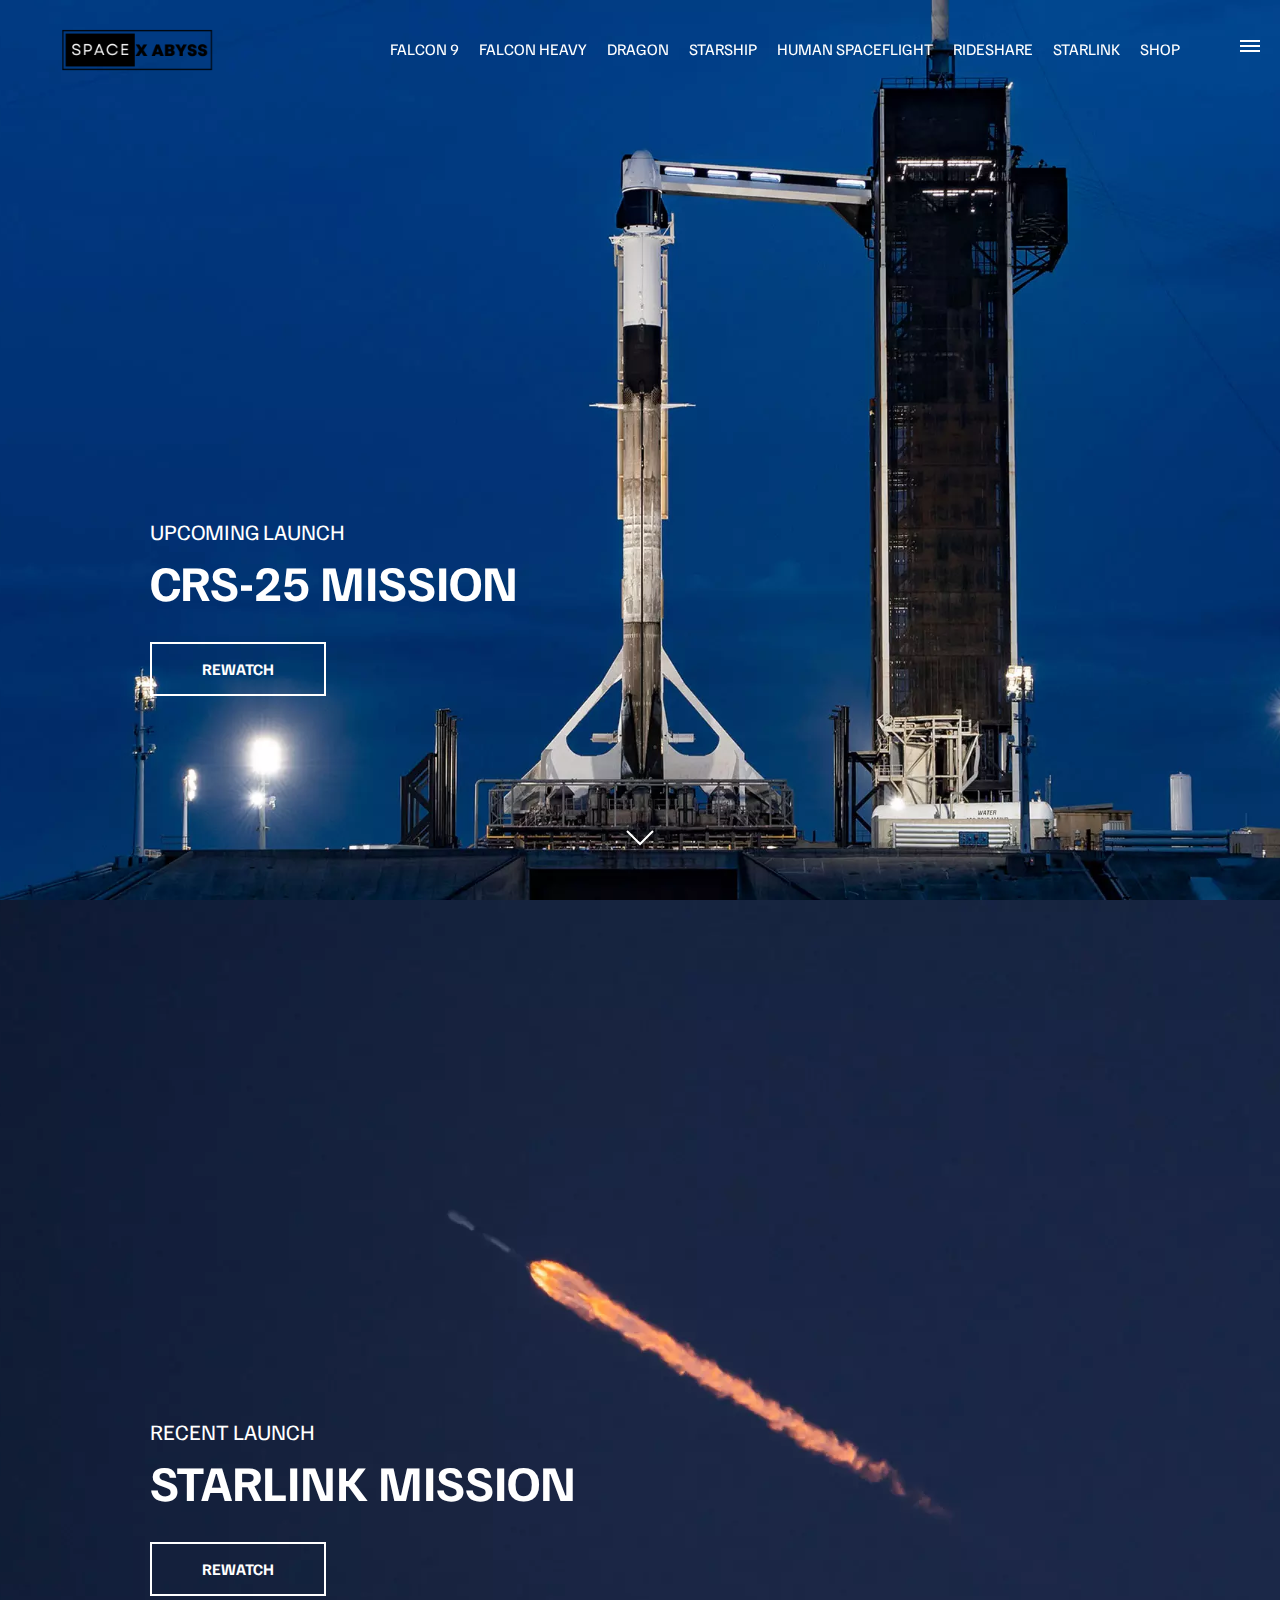
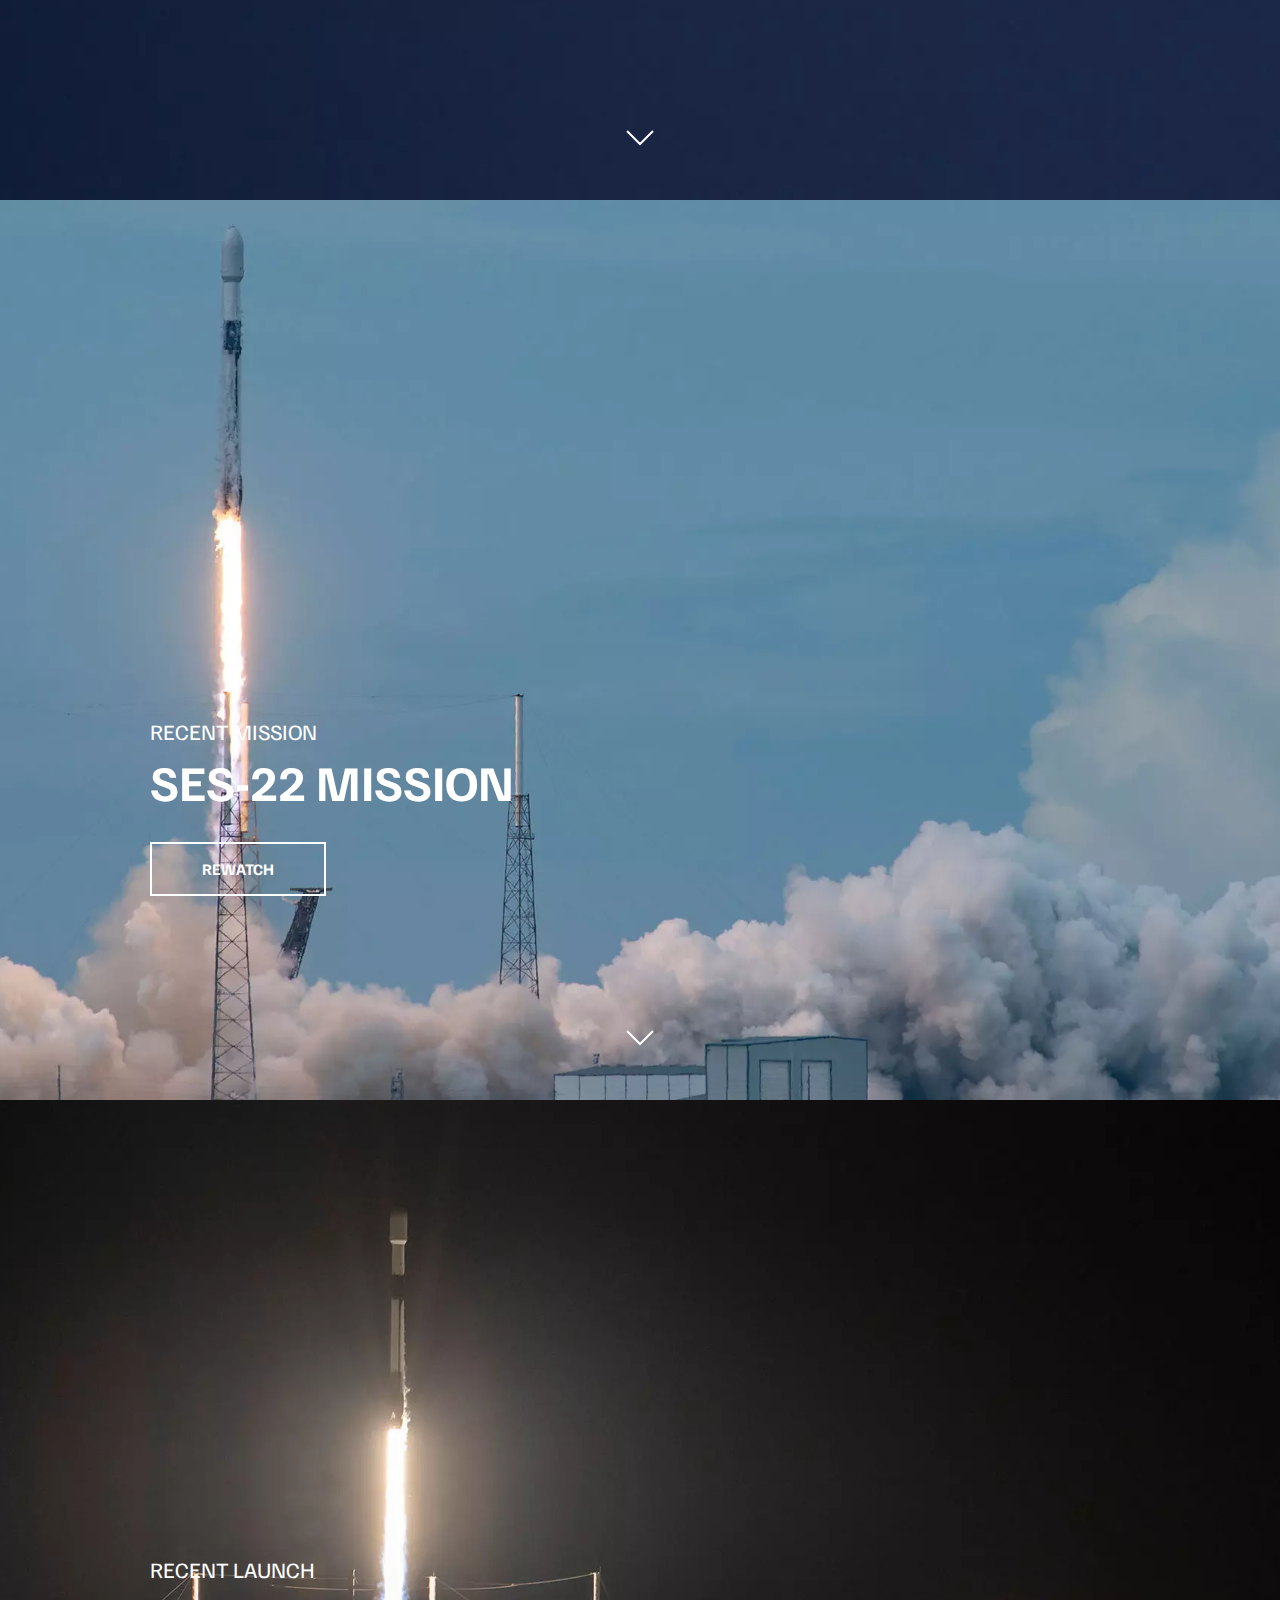
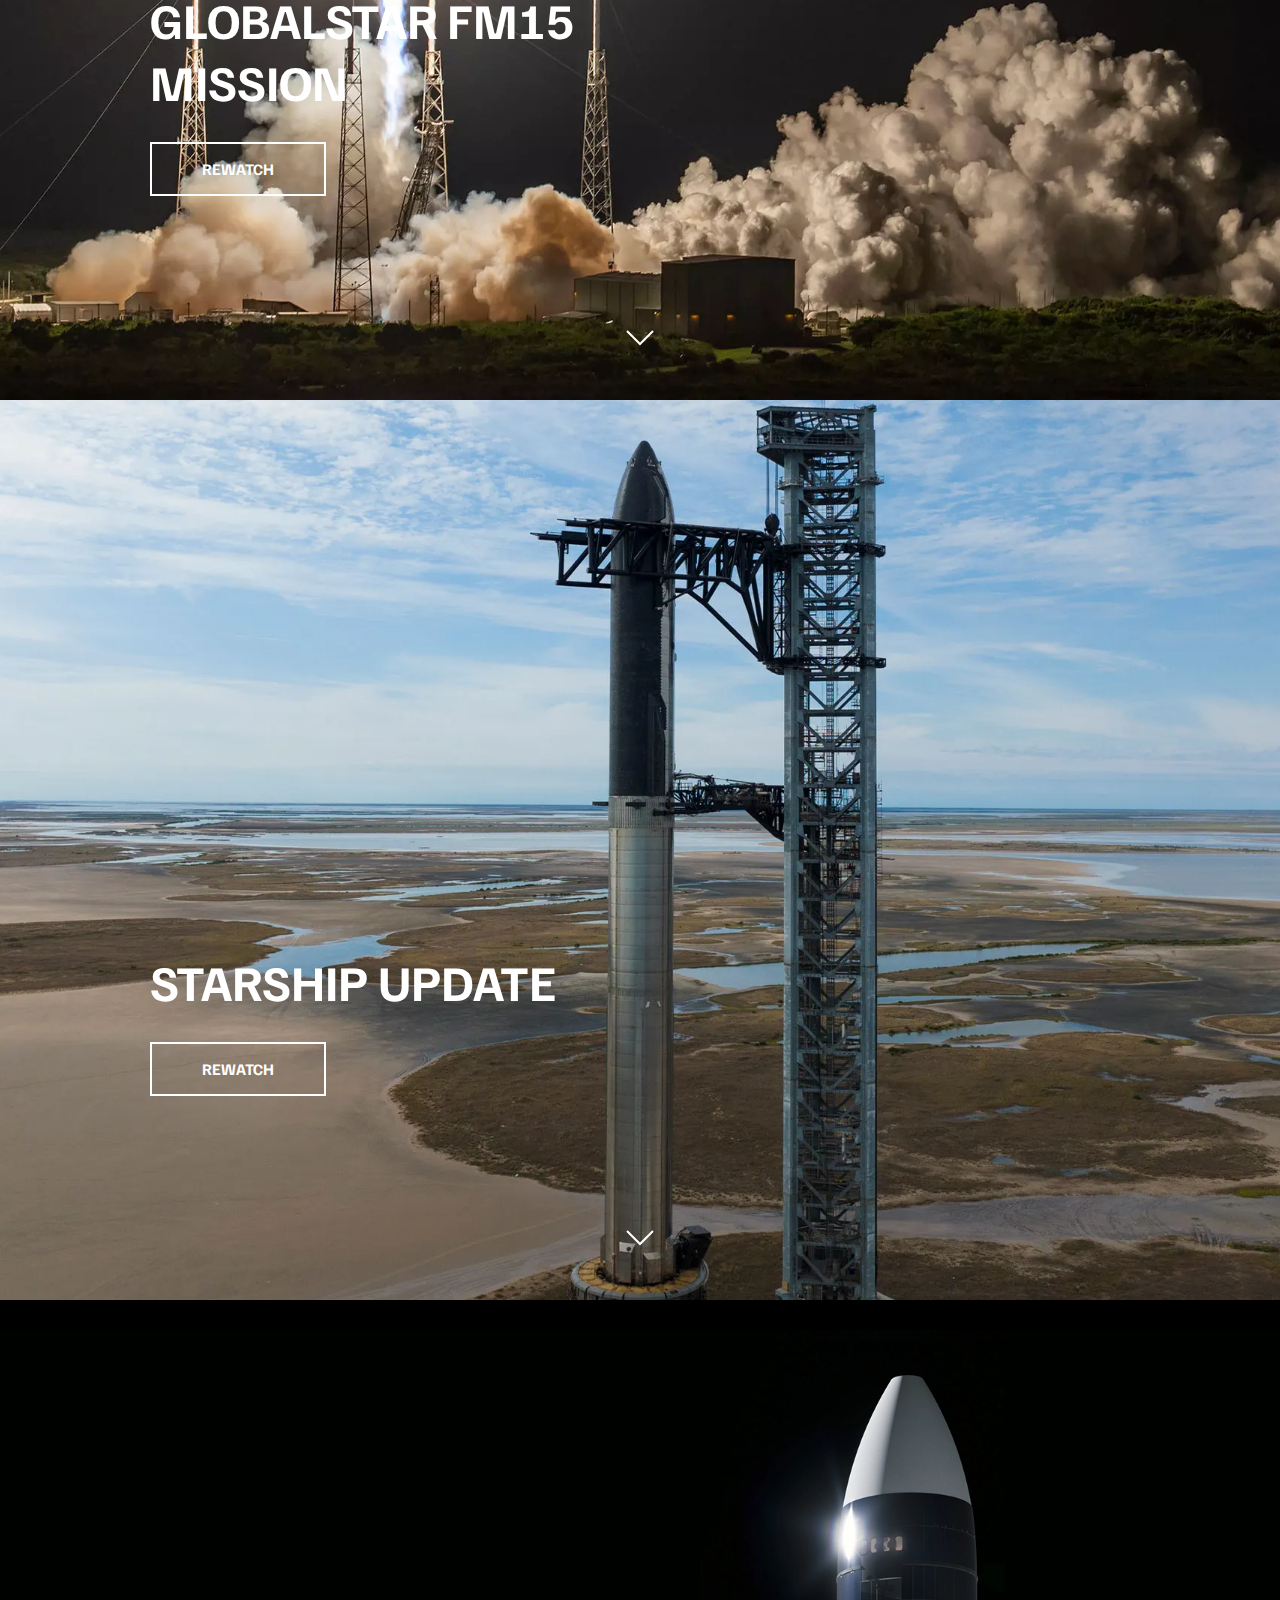
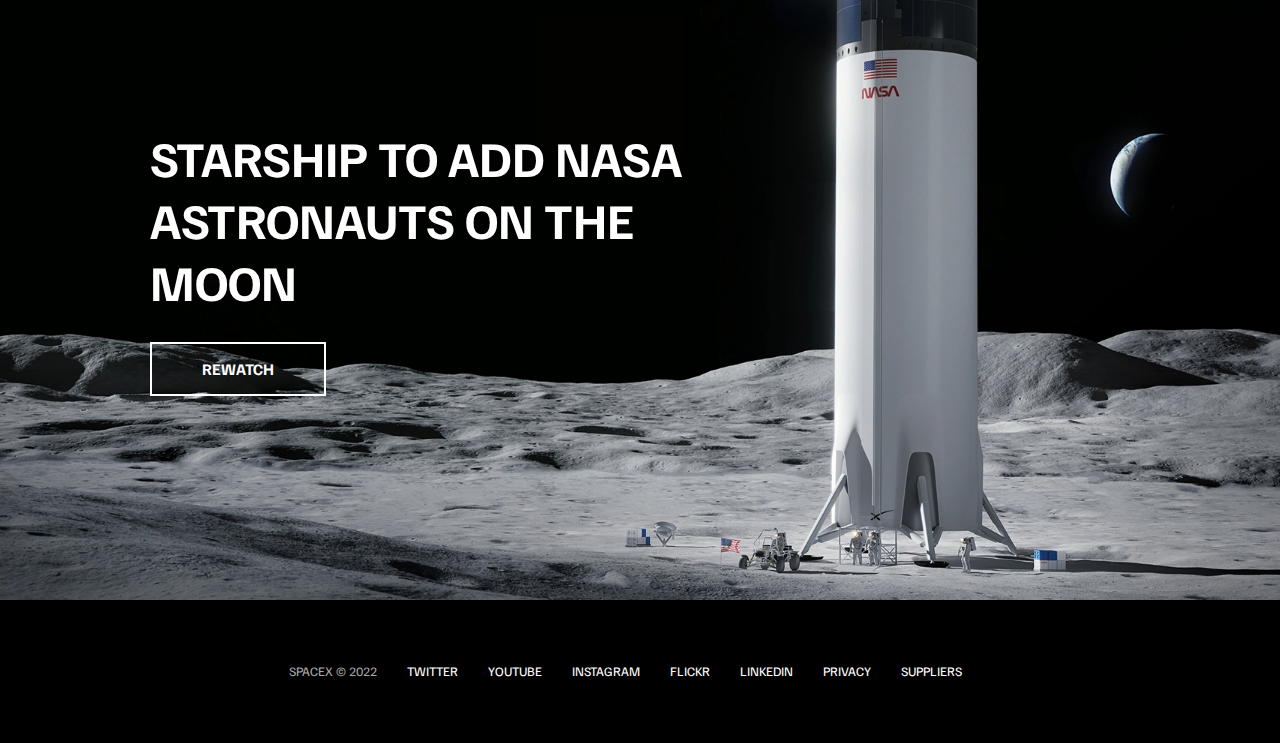
<file: index.html>
<!DOCTYPE html>
<html lang="en">
  <head>
    <meta charset="UTF-8" />
    <meta http-equiv="X-UA-Compatible" content="IE=edge" />
    <meta name="viewport" content="width=device-width, initial-scale=1.0" />
    <link rel="stylesheet" href="css/style.css" />
    <script src="js/script.js" defer></script>
    <title>SpaceX</title>
  </head>
  <body>
    <div id="overlay"></div>
    <div id="mobile-menu" class="mobile-main-menu">
      <ul>
        <li><a href="#">Mission</a></li>
        <li><a href="#">Launches</a></li>
        <li><a href="#">Careers</a></li>
        <li><a href="#">Updates</a></li>
        <li><a href="#">Shop</a></li>

        <li class="mobile-only"><a href="falcon9.html">Falcon 9</a></li>
        <li class="mobile-only">
          <a href="falcon-heavy.html">Falcon Heavy</a>
        </li>
        <li class="mobile-only"><a href="dragon.html">Dragon</a></li>
        <li class="mobile-only"><a href="#">Starship</a></li>
        <li class="mobile-only"><a href="#">Human Spaceflight</a></li>
        <li class="mobile-only"><a href="#">Rideshare</a></li>
        <li class="mobile-only"><a href="#">Starlink</a></li>
      </ul>
    </div>
    <header class="main-header">
      <div class="logo">
        <a href="index.html">
          <img src="img/logo2.png" alt="SpaceX" />
        </a>
      </div>
      <nav class="desktop-main-menu">
        <ul>
          <li><a href="falcon9.html">Falcon 9</a></li>
          <li><a href="falcon-heavy.html">Falcon Heavy</a></li>
          <li><a href="dragon.html">Dragon</a></li>
          <li><a href="#">Starship</a></li>
          <li><a href="#">Human Spaceflight</a></li>
          <li><a href="#">Rideshare</a></li>
          <li><a href="#">Starlink</a></li>
          <li><a href="#">Shop</a></li>
        </ul>
      </nav>
    </header>

    <!-- Hamburger Menu -->
    <button id="menu-btn" class="hamburger" type="button">
      <span class="hamburger-top"></span>
      <span class="hamburger-middle"></span>
      <span class="hamburger-bottom"></span>
    </button>

    <!-- Section A -->
    <section class="section-a">
      <div class="section-inner">
        <h4>Upcoming Launch</h4>
        <h2>CRS-25 Mission</h2>
        <a href="#" class="btn">
          <div class="hover"></div>
          <span>Rewatch</span>
        </a>
      </div>

      <div class="scroll-arrow">
        <svg width="30px" height="20px">
          <path
            stroke="#ffffff"
            fill="none"
            stroke-width="2px"
            d="M2.000,5.000 L15.000,18.000 L28.000,5.000 "
          ></path>
        </svg>
      </div>
    </section>

    <!-- Section B -->
    <section class="section-b">
      <div class="section-inner">
        <h4>Recent Launch</h4>
        <h2>Starlink Mission</h2>
        <a href="#" class="btn">
          <div class="hover"></div>
          <span>Rewatch</span>
        </a>
      </div>

      <div class="scroll-arrow">
        <svg width="30px" height="20px">
          <path
            stroke="#ffffff"
            fill="none"
            stroke-width="2px"
            d="M2.000,5.000 L15.000,18.000 L28.000,5.000 "
          ></path>
        </svg>
      </div>
    </section>

    <!-- Section C -->
    <section class="section-c">
      <div class="section-inner">
        <h4>Recent Mission</h4>
        <h2>SES-22 Mission</h2>
        <a href="#" class="btn">
          <div class="hover"></div>
          <span>Rewatch</span>
        </a>
      </div>

      <div class="scroll-arrow">
        <svg width="30px" height="20px">
          <path
            stroke="#ffffff"
            fill="none"
            stroke-width="2px"
            d="M2.000,5.000 L15.000,18.000 L28.000,5.000 "
          ></path>
        </svg>
      </div>
    </section>

    <!-- Section D -->
    <section class="section-d">
      <div class="section-inner">
        <h4>Recent Launch</h4>
        <h2>Globalstar FM15 Mission</h2>
        <a href="#" class="btn">
          <div class="hover"></div>
          <span>Rewatch</span>
        </a>
      </div>

      <div class="scroll-arrow">
        <svg width="30px" height="20px">
          <path
            stroke="#ffffff"
            fill="none"
            stroke-width="2px"
            d="M2.000,5.000 L15.000,18.000 L28.000,5.000 "
          ></path>
        </svg>
      </div>
    </section>

    <!-- Section E -->
    <section class="section-e">
      <div class="section-inner">
        <h2>Starship Update</h2>
        <a href="#" class="btn">
          <div class="hover"></div>
          <span>Rewatch</span>
        </a>
      </div>

      <div class="scroll-arrow">
        <svg width="30px" height="20px">
          <path
            stroke="#ffffff"
            fill="none"
            stroke-width="2px"
            d="M2.000,5.000 L15.000,18.000 L28.000,5.000 "
          ></path>
        </svg>
      </div>
    </section>

    <!-- Section F -->
    <section class="section-f">
      <div class="section-inner">
        <h2>Starship to add NASA astronauts on the moon</h2>
        <a href="#" class="btn">
          <div class="hover"></div>
          <span>Rewatch</span>
        </a>
      </div>
    </section>

    <footer>
      <ul>
        <li>SpaceX &copy; 2022</li>
        <li><a href="#">Twitter</a></li>
        <li><a href="#">YouTube</a></li>
        <li><a href="#">Instagram</a></li>
        <li><a href="#">Flickr</a></li>
        <li><a href="#">LinkedIn</a></li>
        <li><a href="#">Privacy</a></li>
        <li><a href="#">Suppliers</a></li>
      </ul>
    </footer>
  </body>
</html>
</file>
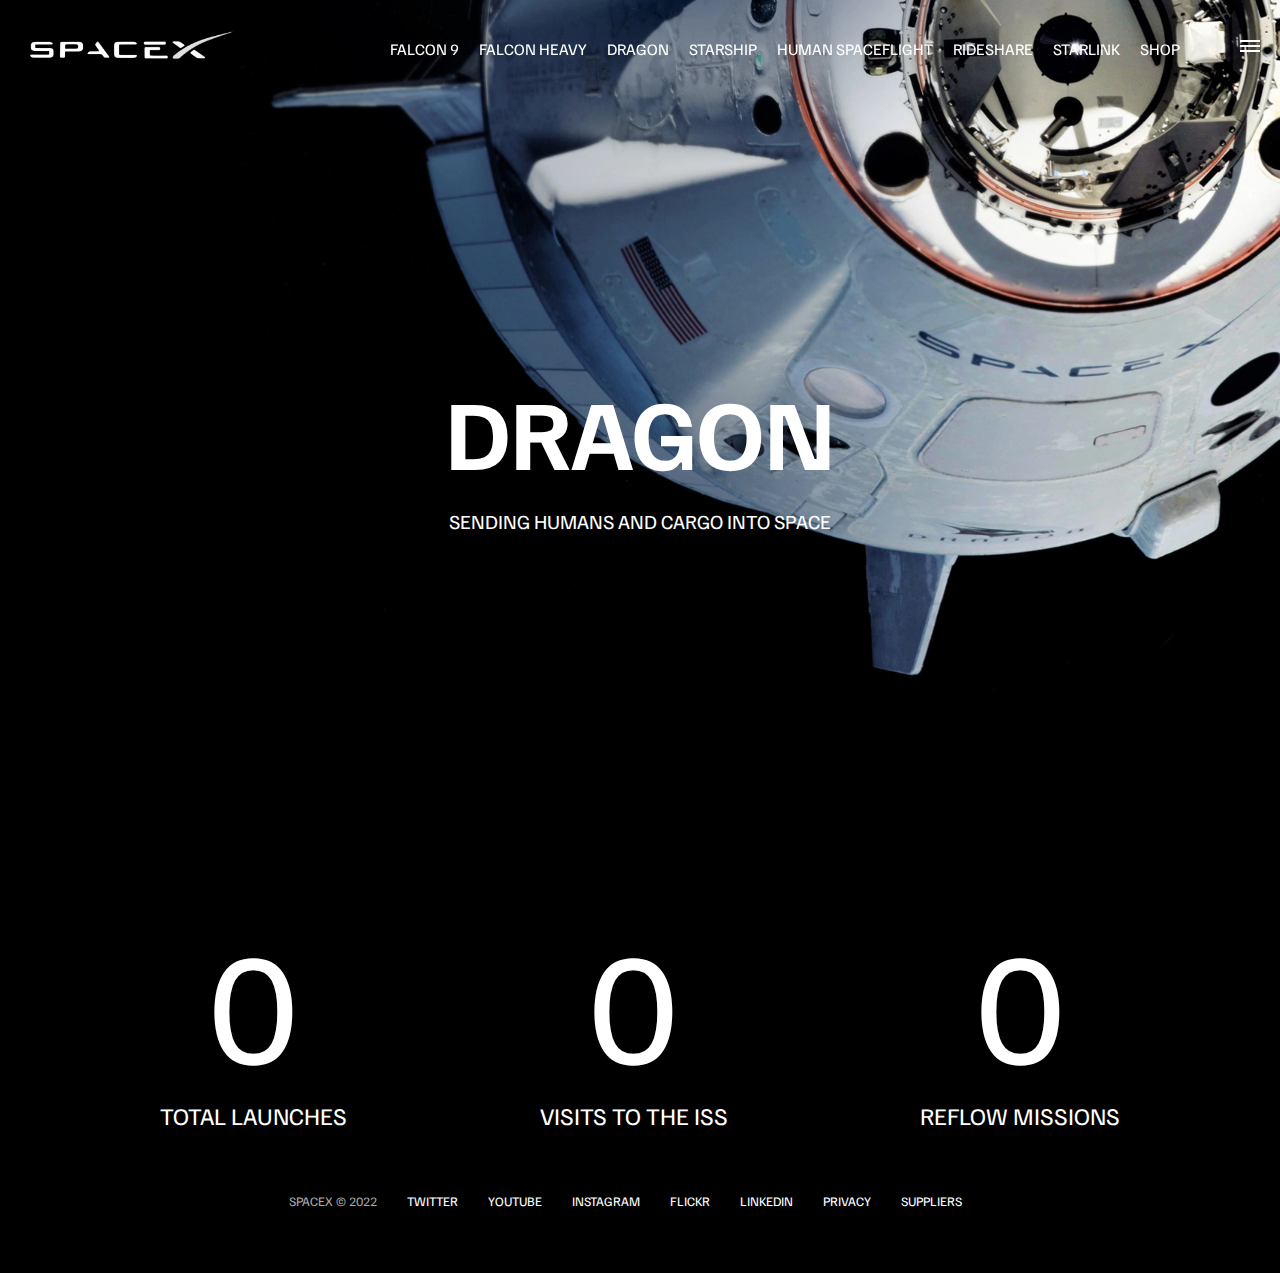
<file: dragon.html>
<!DOCTYPE html>
<html lang="en">
  <head>
    <meta charset="UTF-8" />
    <meta http-equiv="X-UA-Compatible" content="IE=edge" />
    <meta name="viewport" content="width=device-width, initial-scale=1.0" />
    <link rel="stylesheet" href="css/style.css" />
    <script src="js/script.js" defer></script>
    <title>SpaceX - Dragon</title>
  </head>
  <body>
    <div id="overlay"></div>
    <div id="mobile-menu" class="mobile-main-menu">
      <ul>
        <li><a href="#">Mission</a></li>
        <li><a href="#">Launches</a></li>
        <li><a href="#">Careers</a></li>
        <li><a href="#">Updates</a></li>
        <li><a href="#">Shop</a></li>

        <li class="mobile-only"><a href="falcon9.html">Falcon 9</a></li>
        <li class="mobile-only">
          <a href="falcon-heavy.html">Falcon Heavy</a>
        </li>
        <li class="mobile-only"><a href="dragon.html">Dragon</a></li>
        <li class="mobile-only"><a href="#">Starship</a></li>
        <li class="mobile-only"><a href="#">Human Spaceflight</a></li>
        <li class="mobile-only"><a href="#">Rideshare</a></li>
        <li class="mobile-only"><a href="#">Starlink</a></li>
      </ul>
    </div>
    <header class="main-header">
      <div class="logo">
        <a href="index.html">
          <img src="img/logo.png" alt="SpaceX" />
        </a>
      </div>
      <nav class="desktop-main-menu">
        <ul>
          <li><a href="falcon9.html">Falcon 9</a></li>
          <li><a href="falcon-heavy.html">Falcon Heavy</a></li>
          <li><a href="dragon.html">Dragon</a></li>
          <li><a href="#">Starship</a></li>
          <li><a href="#">Human Spaceflight</a></li>
          <li><a href="#">Rideshare</a></li>
          <li><a href="#">Starlink</a></li>
          <li><a href="#">Shop</a></li>
        </ul>
      </nav>
    </header>

    <!-- Hamburger Menu -->
    <button id="menu-btn" class="hamburger" type="button">
      <span class="hamburger-top"></span>
      <span class="hamburger-middle"></span>
      <span class="hamburger-bottom"></span>
    </button>

    <section class="section-animate bg-dragon"></section>
    <div class="section-inner-center">
      <h3>Dragon</h3>
      <p>Sending humans and cargo into space</p>
    </div>

    <div class="stats">
      <div>
        <span class="counter" data-target="34">0</span>
        <h4>Total Launches</h4>
      </div>
      <div>
        <span class="counter" data-target="31">0</span>
        <h4>Visits to the ISS</h4>
      </div>
      <div>
        <span class="counter" data-target="13">0</span>
        <h4>Reflow Missions</h4>
      </div>
    </div>

    <footer>
      <ul>
        <li>SpaceX &copy; 2022</li>
        <li><a href="#">Twitter</a></li>
        <li><a href="#">YouTube</a></li>
        <li><a href="#">Instagram</a></li>
        <li><a href="#">Flickr</a></li>
        <li><a href="#">LinkedIn</a></li>
        <li><a href="#">Privacy</a></li>
        <li><a href="#">Suppliers</a></li>
      </ul>
    </footer>
  </body>
</html>
</file>
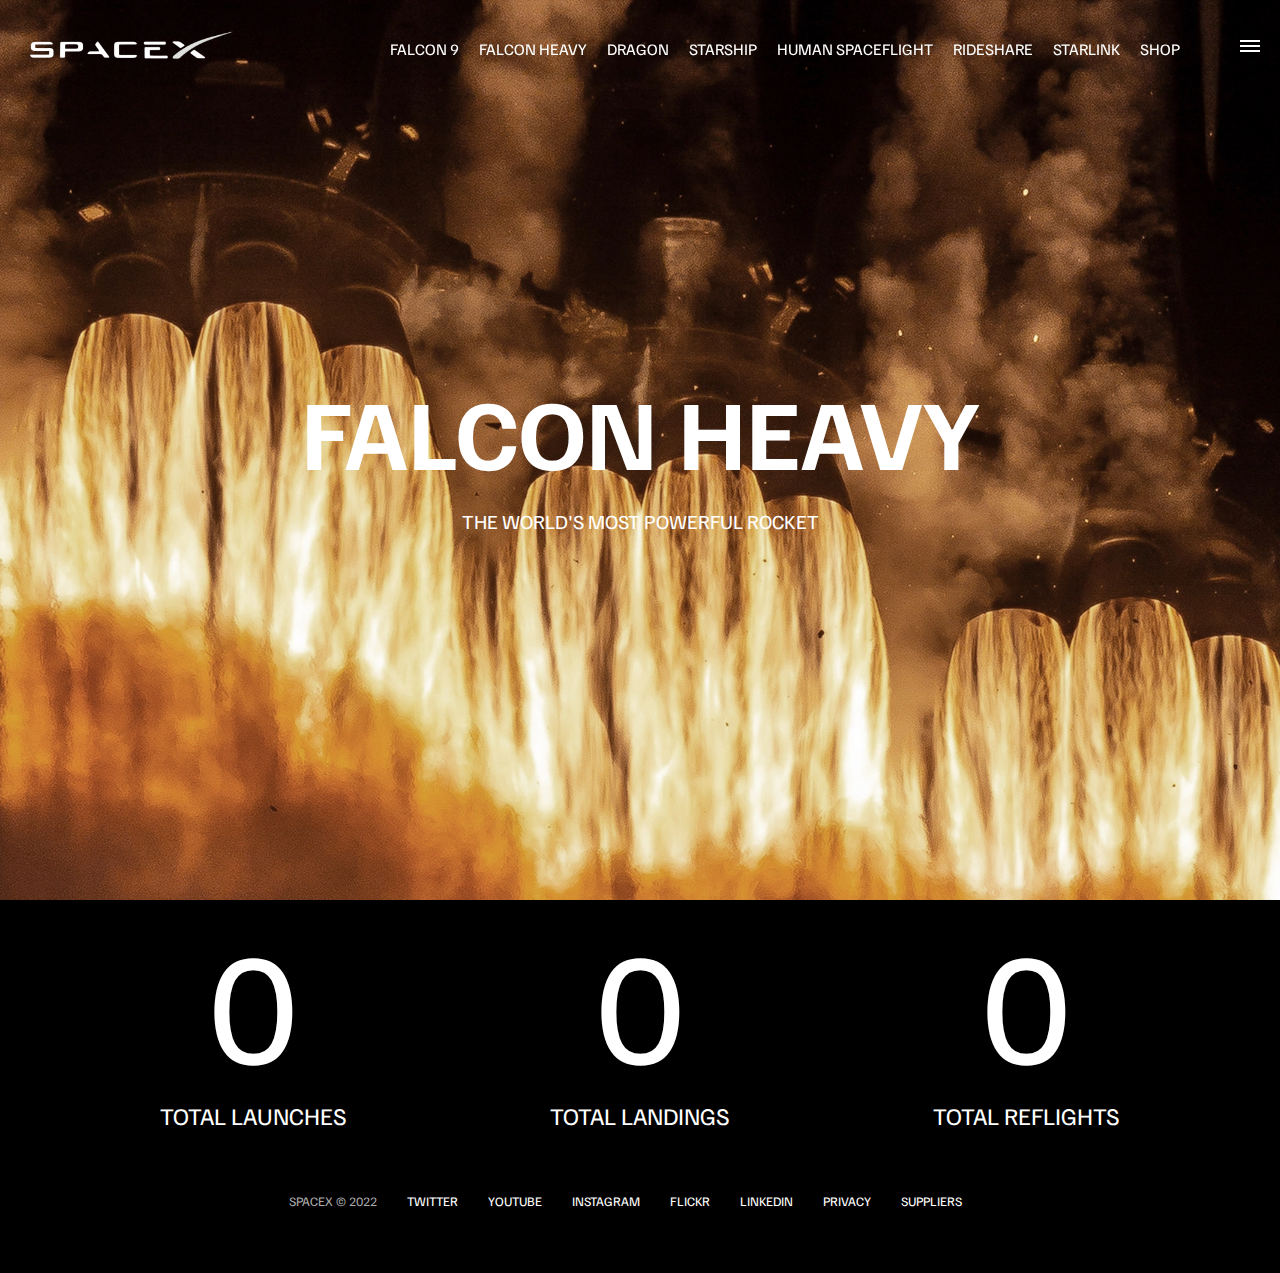
<file: falcon-heavy.html>
<!DOCTYPE html>
<html lang="en">
  <head>
    <meta charset="UTF-8" />
    <meta http-equiv="X-UA-Compatible" content="IE=edge" />
    <meta name="viewport" content="width=device-width, initial-scale=1.0" />
    <link rel="stylesheet" href="css/style.css" />
    <script src="js/script.js" defer></script>
    <title>SpaceX - Falcon Heavy</title>
  </head>
  <body>
    <div id="overlay"></div>
    <div id="mobile-menu" class="mobile-main-menu">
      <ul>
        <li><a href="#">Mission</a></li>
        <li><a href="#">Launches</a></li>
        <li><a href="#">Careers</a></li>
        <li><a href="#">Updates</a></li>
        <li><a href="#">Shop</a></li>

        <li class="mobile-only"><a href="falcon9.html">Falcon 9</a></li>
        <li class="mobile-only">
          <a href="falcon-heavy.html">Falcon Heavy</a>
        </li>
        <li class="mobile-only"><a href="dragon.html">Dragon</a></li>
        <li class="mobile-only"><a href="#">Starship</a></li>
        <li class="mobile-only"><a href="#">Human Spaceflight</a></li>
        <li class="mobile-only"><a href="#">Rideshare</a></li>
        <li class="mobile-only"><a href="#">Starlink</a></li>
      </ul>
    </div>
    <header class="main-header">
      <div class="logo">
        <a href="index.html">
          <img src="img/logo.png" alt="SpaceX" />
        </a>
      </div>
      <nav class="desktop-main-menu">
        <ul>
          <li><a href="falcon9.html">Falcon 9</a></li>
          <li><a href="falcon-heavy.html">Falcon Heavy</a></li>
          <li><a href="dragon.html">Dragon</a></li>
          <li><a href="#">Starship</a></li>
          <li><a href="#">Human Spaceflight</a></li>
          <li><a href="#">Rideshare</a></li>
          <li><a href="#">Starlink</a></li>
          <li><a href="#">Shop</a></li>
        </ul>
      </nav>
    </header>

    <!-- Hamburger Menu -->
    <button id="menu-btn" class="hamburger" type="button">
      <span class="hamburger-top"></span>
      <span class="hamburger-middle"></span>
      <span class="hamburger-bottom"></span>
    </button>

    <section class="section-animate bg-falcon-heavy"></section>
    <div class="section-inner-center">
      <h3>Falcon Heavy</h3>
      <p>The world's most powerful rocket</p>
    </div>

    <div class="stats">
      <div>
        <span class="counter" data-target="3">0</span>
        <h4>Total Launches</h4>
      </div>
      <div>
        <span class="counter" data-target="7">0</span>
        <h4>Total Landings</h4>
      </div>
      <div>
        <span class="counter" data-target="4">0</span>
        <h4>Total Reflights</h4>
      </div>
    </div>

    <footer>
      <ul>
        <li>SpaceX &copy; 2022</li>
        <li><a href="#">Twitter</a></li>
        <li><a href="#">YouTube</a></li>
        <li><a href="#">Instagram</a></li>
        <li><a href="#">Flickr</a></li>
        <li><a href="#">LinkedIn</a></li>
        <li><a href="#">Privacy</a></li>
        <li><a href="#">Suppliers</a></li>
      </ul>
    </footer>
  </body>
</html>
</file>
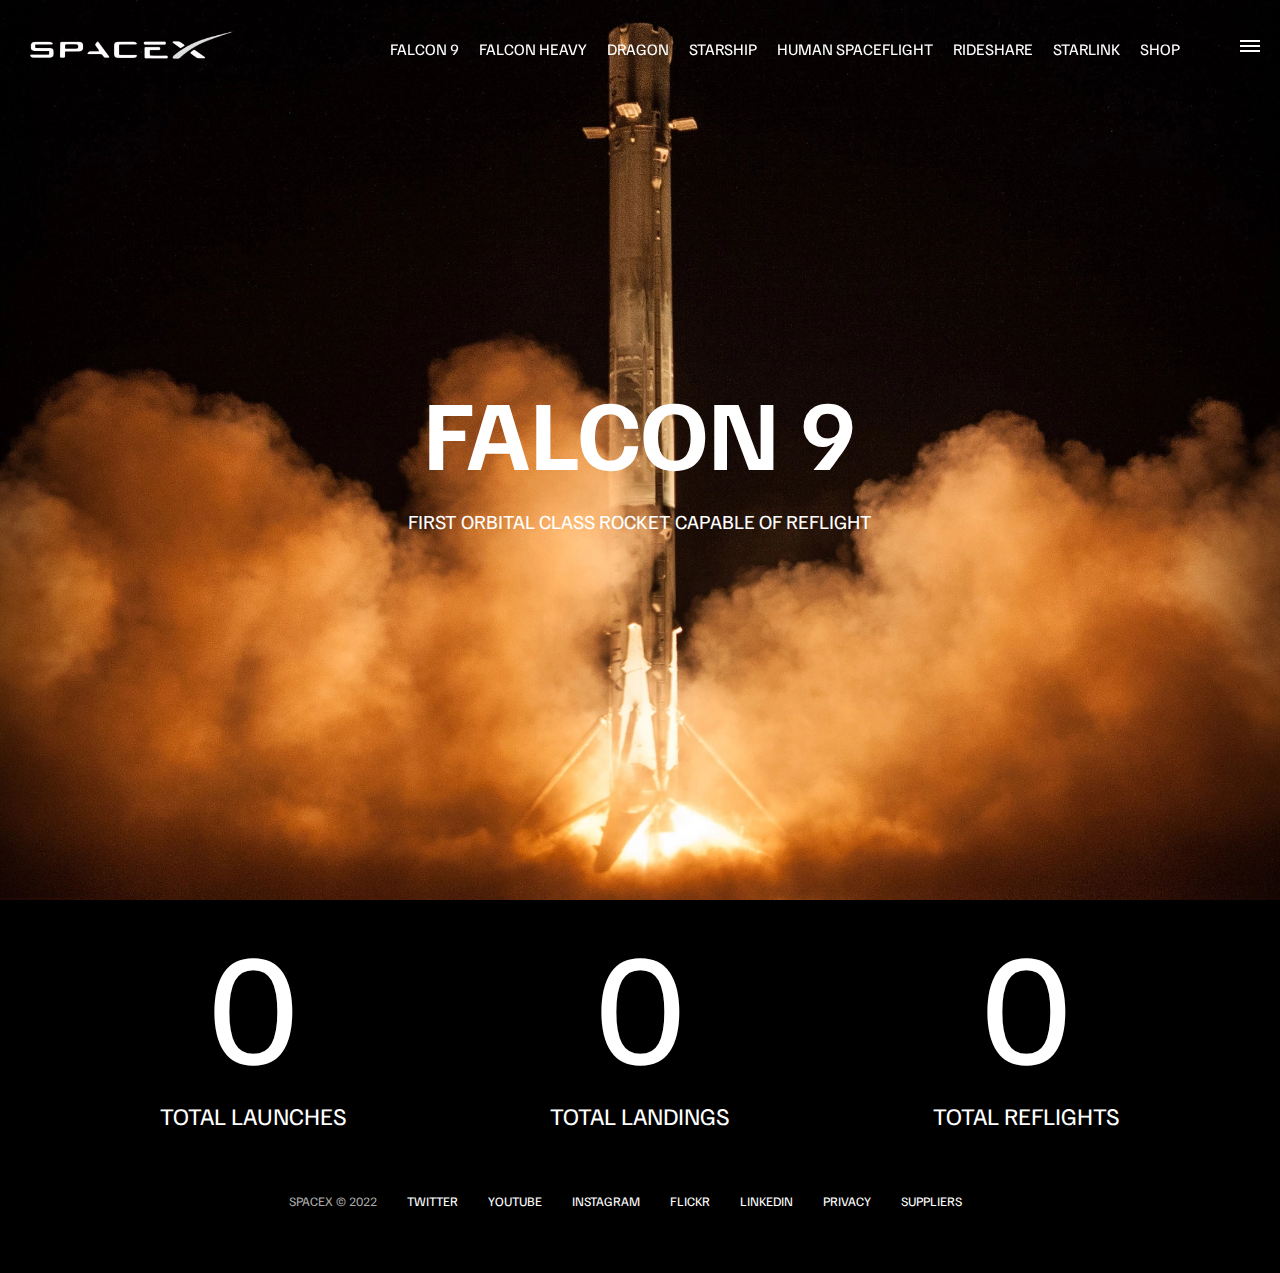
<file: falcon9.html>
<!DOCTYPE html>
<html lang="en">
  <head>
    <meta charset="UTF-8" />
    <meta http-equiv="X-UA-Compatible" content="IE=edge" />
    <meta name="viewport" content="width=device-width, initial-scale=1.0" />
    <link rel="stylesheet" href="css/style.css" />
    <script src="js/script.js" defer></script>
    <title>SpaceX - Falcon 9</title>
  </head>
  <body>
    <div id="overlay"></div>
    <div id="mobile-menu" class="mobile-main-menu">
      <ul>
        <li><a href="#">Mission</a></li>
        <li><a href="#">Launches</a></li>
        <li><a href="#">Careers</a></li>
        <li><a href="#">Updates</a></li>
        <li><a href="#">Shop</a></li>

        <li class="mobile-only"><a href="falcon9.html">Falcon 9</a></li>
        <li class="mobile-only">
          <a href="falcon-heavy.html">Falcon Heavy</a>
        </li>
        <li class="mobile-only"><a href="dragon.html">Dragon</a></li>
        <li class="mobile-only"><a href="#">Starship</a></li>
        <li class="mobile-only"><a href="#">Human Spaceflight</a></li>
        <li class="mobile-only"><a href="#">Rideshare</a></li>
        <li class="mobile-only"><a href="#">Starlink</a></li>
      </ul>
    </div>
    <header class="main-header">
      <div class="logo">
        <a href="index.html">
          <img src="img/logo.png" alt="SpaceX" />
        </a>
      </div>
      <nav class="desktop-main-menu">
        <ul>
          <li><a href="falcon9.html">Falcon 9</a></li>
          <li><a href="falcon-heavy.html">Falcon Heavy</a></li>
          <li><a href="dragon.html">Dragon</a></li>
          <li><a href="#">Starship</a></li>
          <li><a href="#">Human Spaceflight</a></li>
          <li><a href="#">Rideshare</a></li>
          <li><a href="#">Starlink</a></li>
          <li><a href="#">Shop</a></li>
        </ul>
      </nav>
    </header>

    <!-- Hamburger Menu -->
    <button id="menu-btn" class="hamburger" type="button">
      <span class="hamburger-top"></span>
      <span class="hamburger-middle"></span>
      <span class="hamburger-bottom"></span>
    </button>

    <section class="section-animate bg-falcon-9"></section>
    <div class="section-inner-center">
      <h3>Falcon 9</h3>
      <p>First orbital class rocket capable of reflight</p>
    </div>

    <div class="stats">
      <div>
        <span class="counter" data-target="3">0</span>
        <h4>Total Launches</h4>
      </div>
      <div>
        <span class="counter" data-target="7">0</span>
        <h4>Total Landings</h4>
      </div>
      <div>
        <span class="counter" data-target="4">0</span>
        <h4>Total Reflights</h4>
      </div>
    </div>

    <footer>
      <ul>
        <li>SpaceX &copy; 2022</li>
        <li><a href="#">Twitter</a></li>
        <li><a href="#">YouTube</a></li>
        <li><a href="#">Instagram</a></li>
        <li><a href="#">Flickr</a></li>
        <li><a href="#">LinkedIn</a></li>
        <li><a href="#">Privacy</a></li>
        <li><a href="#">Suppliers</a></li>
      </ul>
    </footer>
  </body>
</html>
</file>
<file: css/style.css>
@import url('https://fonts.googleapis.com/css2?family=Familjen+Grotesk:wght@400;600;700&display=swap');

*,
*::before,
*::after {
  margin: 0;
  padding: 0;
  box-sizing: border-box;
}

body {
  font-family: 'Familjen Grotesk', sans-serif;
  background: #000;
  color: #fff;
}

a {
  text-decoration: none;
  color: #fff;
}

ul {
  list-style: none;
}

/* Header/Navbar */
.main-header {
  position: fixed;
  top: 0;
  left: 0;
  width: 100%;
  z-index: 3;
  display: flex;
  justify-content: space-between;
  align-items: center;
  text-transform: uppercase;
  height: 100px;
  padding: 0 30px;
}

/* Logo */
.logo {
  width: 210px;
  height: auto;
}

.logo img {
  display: block;
  width: 100%;
  height: auto;
}

/* Desktop Menu */
.desktop-main-menu {
  margin-right: 50px;
}

.desktop-main-menu ul {
  display: flex;
}

.desktop-main-menu ul li {
  position: relative;
  margin-right: 20px;
  padding-bottom: 2px;
}

/* Menu item bottom border */
.desktop-main-menu ul li a::after {
  content: '';
  position: absolute;
  bottom: 0;
  left: 0;
  width: 100%;
  height: 1px;
  background: #fff;
  transform: scaleX(0);
  transition: transform 0.6s cubic-bezier(0.19, 1, 0.22, 1);
  transform-origin: right center;
}

.desktop-main-menu ul li a:hover::after {
  transform: scaleX(1);
  transform-origin: left center;
  transition-duration: 0.4s;
}

/* Sections */
section {
  position: relative;
  height: 100vh;
  background-position: center center;
  background-repeat: no-repeat;
  background-size: cover;
  text-transform: uppercase;
}

.section-inner {
  position: absolute;
  bottom: 200px;
  left: 150px;
  max-width: 560px;
}

.section-inner h4 {
  font-size: 22px;
  margin-bottom: 5px;
  font-weight: 300;
  animation: fadeInUp 0.5s ease-in-out;
}

.section-inner h2 {
  font-size: 50px;
  font-weight: 700;
  margin-bottom: 20px;
  animation: fadeInUp 0.5s ease-in-out 0.2s;
  animation-fill-mode: both;
}

.section-inner a {
  animation: fadeInUp 0.5s ease-in-out 0.4s;
  animation-fill-mode: both;
}

/* Background images */
.section-a {
  background-image: url('../img/section-a.webp');
}
.section-b {
  background-image: url('../img/section-b.webp');
}
.section-c {
  background-image: url('../img/section-c.webp');
}
.section-d {
  background-image: url('../img/section-d.webp');
}
.section-e {
  background-image: url('../img/section-e.webp');
}
.section-f {
  background-image: url('../img/section-f.webp');
}

.btn {
  position: relative;
  display: inline-block;
  cursor: pointer;
  text-align: center;
  min-width: 130px;
  padding: 15px 50px;
  margin-top: 10px;
  border: 2px solid #fff;
  text-transform: uppercase;
  font-weight: bold;
  overflow: hidden;
  z-index: 2;
}

.btn:hover span {
  color: #000;
}

.btn .hover {
  position: absolute;
  top: 0;
  left: 0;
  width: 100%;
  height: 100%;
  background-color: #fff;
  color: #000;
  z-index: -1;
  transform: translateY(100%);
  transition: transform 0.6s cubic-bezier(0.19, 1, 0.22, 1);
}

.btn:hover .hover {
  transform: translateY(0);
}

.scroll-arrow {
  position: absolute;
  bottom: 50px;
  left: 50%;
  transform: translateX(-50%);
  animation: fadeBounce 5s infinite;
}

/* Footer */
footer {
  position: relative;
  padding: 55px 0;
}

footer ul {
  display: flex;
  justify-content: center;
  align-items: center;
  flex-wrap: wrap;
}

footer ul li {
  margin-right: 30px;
  color: #aaa;
  text-transform: uppercase;
  font-size: 13px;
  line-height: 2.5;
}

footer ul li a {
  color: #fff;
  transition: color 0.6s;
}

footer ul li a:hover {
  color: #aaa;
}

/* Hamburger Menu */
.hamburger {
  position: fixed;
  top: 40px;
  right: 20px;
  z-index: 10;
  cursor: pointer;
  width: 20px;
  height: 20px;
  background: none;
  border: none;
}

.hamburger-top,
.hamburger-middle,
.hamburger-bottom {
  position: absolute;
  width: 20px;
  height: 2px;
  top: 0;
  left: 0;
  background: #fff;
  transition: all 0.5s;
}

.hamburger-middle {
  transform: translateY(5px);
}

.hamburger-bottom {
  transform: translateY(10px);
}

/* Transition hamburger to X when open */
.open {
  transform: rotate(90deg);
}

.open .hamburger-top {
  transform: rotate(45deg) translateY(6px) translateX(6px);
}

.open .hamburger-middle {
  display: none;
}

.open .hamburger-bottom {
  transform: rotate(-45deg) translateY(6px) translateX(-6px);
}

/* Overlay */
.overlay-show {
  position: fixed;
  top: 0;
  left: 0;
  width: 100%;
  height: 100%;
  background-color: rgba(0, 0, 0, 0.5);
  z-index: 3;
}

/* Stop body scroll */
.stop-scrolling {
  overflow: hidden;
}

/* Hide mobile main menu items */
.mobile-only {
  display: none;
}

/* Mobile menu */
.mobile-main-menu {
  position: fixed;
  top: 0;
  right: 0;
  width: 350px;
  height: 100%;
  background: #000;
  z-index: 4;
  display: flex;
  align-items: center;
  justify-content: center;
  transform: translateX(100%);
  transition: transform 0.6s cubic-bezier(0.19, 1, 0.22, 1);
}

/* Bring menu from right */
.show-menu {
  transform: translateX(0);
}

.mobile-main-menu ul {
  display: flex;
  flex-direction: column;
  align-items: end;
  justify-content: center;
  padding: 50px;
  width: 100%;
}

.mobile-main-menu ul li {
  margin-bottom: 20px;
  font-size: 18px;
  text-transform: uppercase;
  border-bottom: 1px #555 dotted;
  width: 100%;
  text-align: right;
  padding-bottom: 8px;
}

.mobile-main-menu ul li a {
  color: #fff;
  transition: color 0.6s;
}

.mobile-main-menu ul li a:hover {
  color: #aaa;
}

/* Inner Pages */
.bg-falcon-9 {
  background-image: url('../img/falcon-9.webp');
}

.bg-falcon-heavy {
  background-image: url('../img/falcon-heavy.webp');
}

.bg-dragon {
  background-image: url('../img/dragon.webp');
}

.section-animate {
  animation: fadeIn 2s ease-in-out;
}

.section-inner-center {
  position: absolute;
  top: 50%;
  left: 50%;
  transform: translate(-50%, -50%);
  text-transform: uppercase;
  text-align: center;
  width: 80%;
}

.section-inner-center h3 {
  font-size: 100px;
  margin-bottom: 15px;
  animation: fadeInUp 0.5s ease-in-out;
}

.section-inner-center p {
  font-size: 20px;
  animation: fadeInUp 0.5s ease-in-out 0.2s;
  animation-fill-mode: both;
}

/* Stats */
.stats {
  max-width: 960px;
  margin: 0 auto;
  display: flex;
  align-items: center;
  justify-content: space-between;
  text-align: center;
  text-transform: uppercase;
}

.stats div span {
  font-size: 160px;
}

.stats div h4 {
  font-size: 24px;
  font-weight: 300;
}

/* Animations */

@keyframes fadeInUp {
  0% {
    opacity: 0;
    transform: translateY(140px);
  }

  100% {
    opacity: 1;
    transform: translateY(0);
  }
}

@keyframes fadeIn {
  0% {
    opacity: 0;
  }

  100% {
    opacity: 1;
  }
}

@keyframes fadeBounce {
  0%,
  20%,
  50%,
  80%,
  100% {
    opacity: 0;
    transform: translateY(-20px);
  }

  40% {
    opacity: 1;
    transform: translateY(0);
  }
}

/* Media Queries */

@media (max-width: 960px) {
  /* Hide desktop menu */
  .desktop-main-menu {
    display: none;
  }

  /* Show main mobile items */
  .mobile-only {
    display: block;
  }

  .section-inner-center h3 {
    font-size: 75px;
  }
}

@media (max-width: 600px) {
  .section-inner {
    bottom: 75px;
    left: 20px;
  }

  .section-inner h2 {
    font-size: 40px;
  }

  footer ul li:first-child {
    position: absolute;
    top: 30px;
    left: 50%;
    transform: translate(-50%, -50%);
  }

  footer ul li {
    margin-right: 15px;
  }

  .logo {
    width: 150px;
    margin: auto;
  }

  .section-inner-center h3 {
    font-size: 50px;
  }

  /* Stats */
  .stats {
    flex-direction: column;
  }

  .stats div {
    margin-bottom: 20px;
  }
}
</file>
